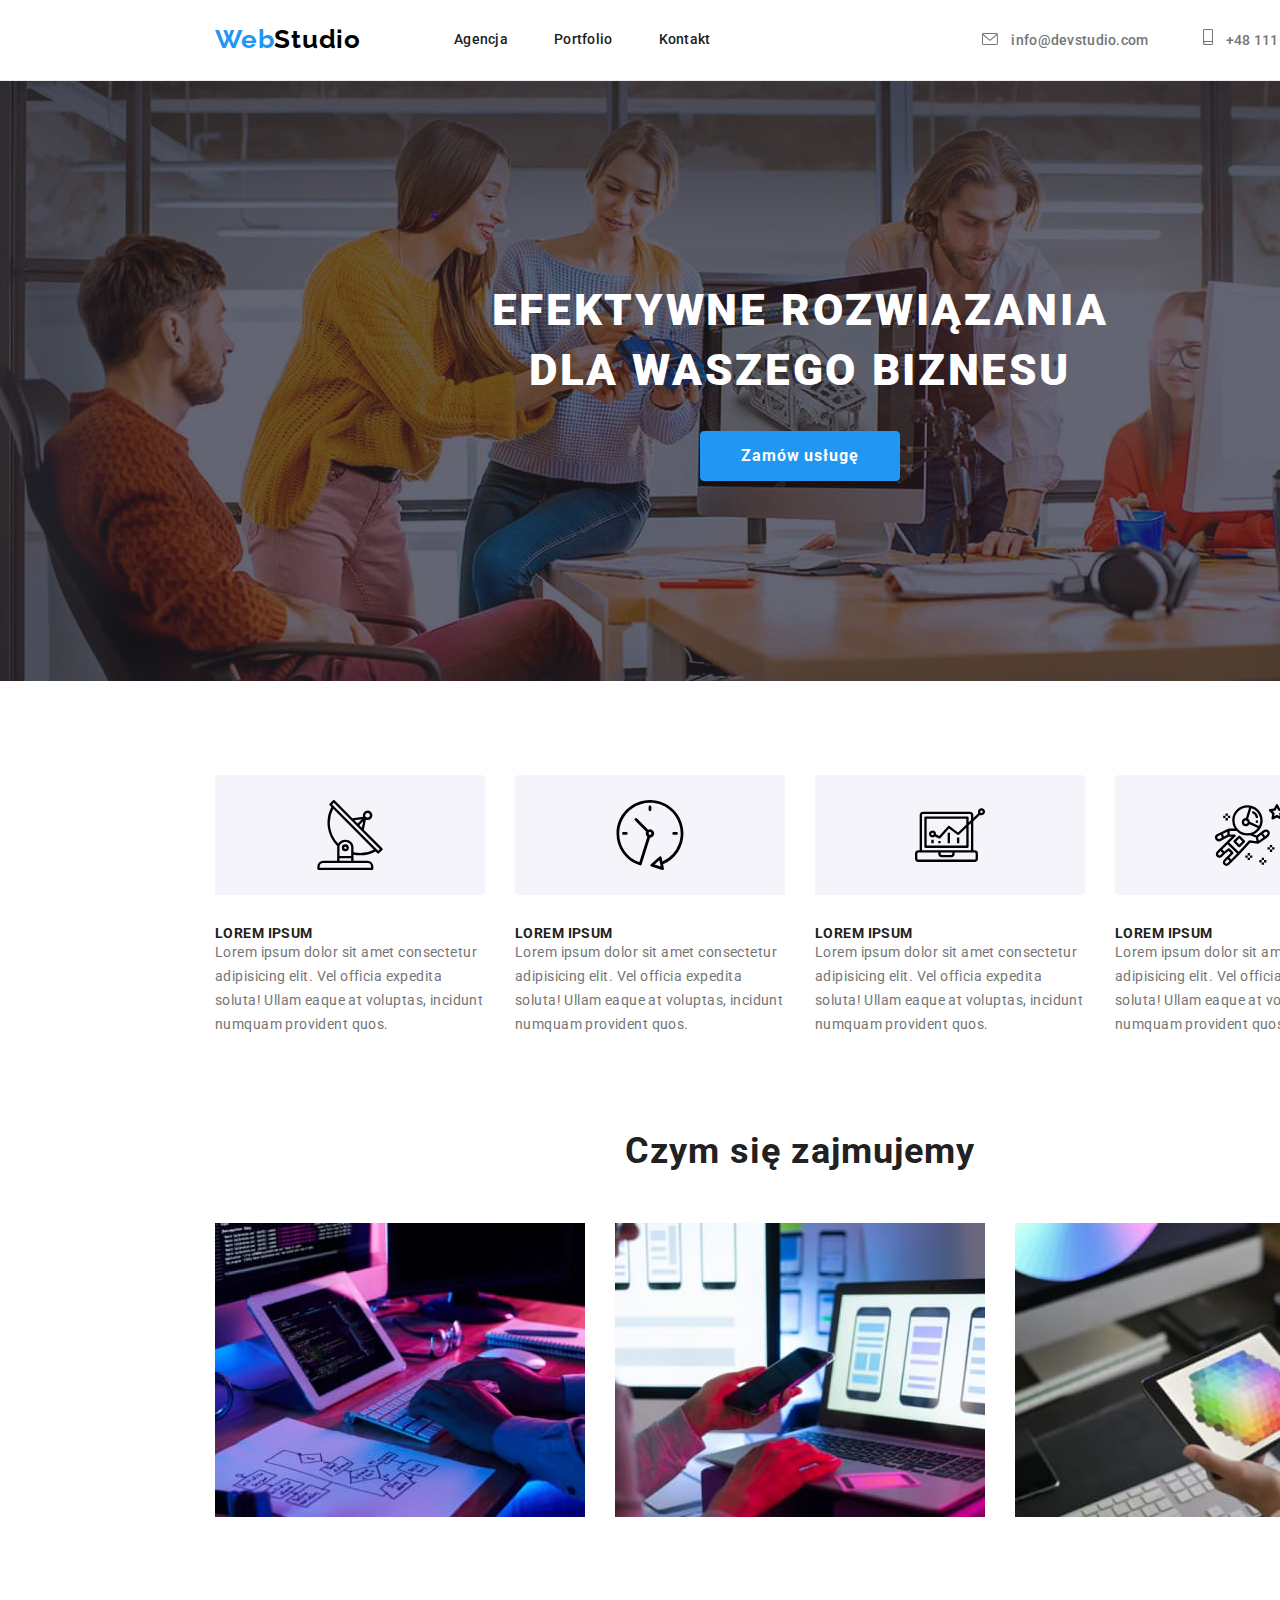
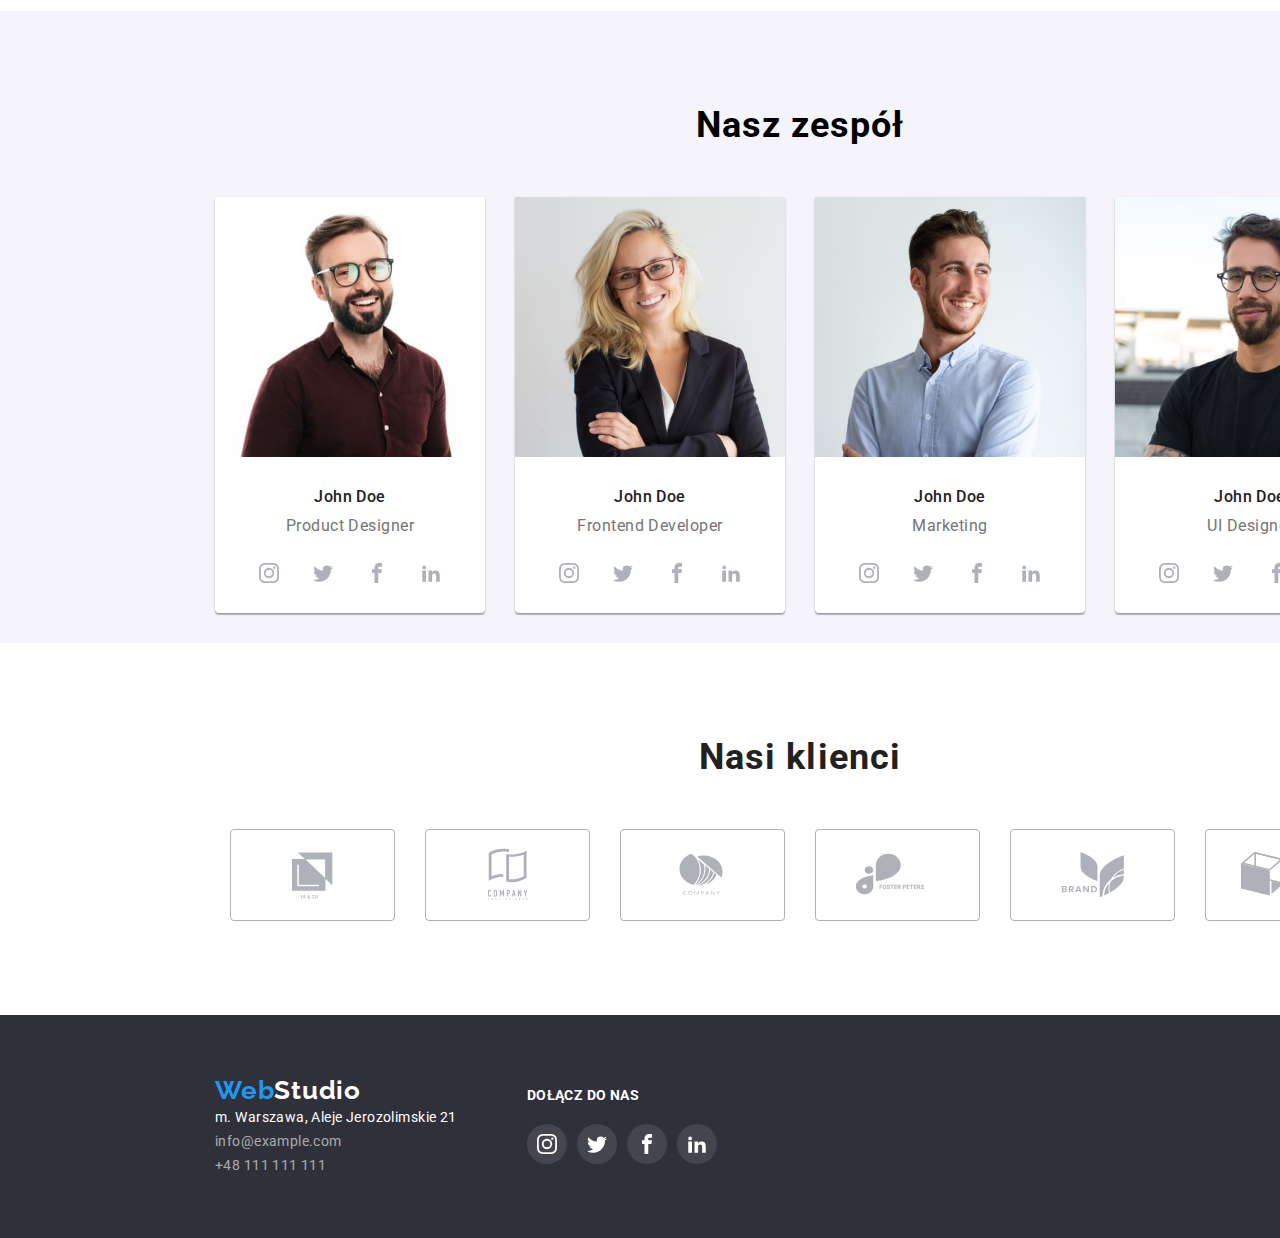
<file: index.html>
<!DOCTYPE html>
<html lang="pl">
    <head>
        <meta charset="UTF-8" />
        <meta http-equiv="X-UA-Compatible" content="IE=edge" />
        <meta name="viewport" content="width=device-width, initial-scale=1.0" />
        <title>WebStudio</title>
        <link
            rel="stylesheet"
            href="https://cdnjs.cloudflare.com/ajax/libs/modern-normalize/1.0.0/modern-normalize.min.css"
        />
        <link href="css/styles.css" rel="stylesheet" />
    </head>
    <body>
        <header class="header">
            <div class="container">
                <nav class="nav">
                    <h2 class="nav-logo">
                        <a
                            class="nav-logo-link link"
                            href="index.html"
                            alt="logo webstudio"
                            ><span>Web</span>Studio</a
                        >
                    </h2>
                    <ul class="nav-list list">
                        <li class="nav-list-item">
                            <a class="nav-list-link link" href="index.html"
                                >Agencja</a
                            >
                        </li>
                        <li class="nav-list-item">
                            <a class="nav-list-link link" href="portfolio.html"
                                >Portfolio</a
                            >
                        </li>
                        <li class="nav-list-item">
                            <a class="nav-list-link link" href="#">Kontakt</a>
                        </li>
                    </ul>
                </nav>
                <div class="contacts">
                    <a
                        class="contact-link link"
                        href="mailto:info@devstudio.com"
                        ><svg class="contact-link-icon" width="16" height="12">
                            <use href="./images/icons.svg#icon-envelope"></use>
                        </svg>
                        info@devstudio.com</a
                    >
                    <a class="contact-link link" href="tel:+48111111111"
                        ><svg class="contact-link-icon" width="10" height="16">
                            <use
                                href="./images/icons.svg#icon-smartphone"
                            ></use>
                        </svg>
                        +48 111 111 111</a
                    >
                </div>
            </div>
        </header>

        <main>
            <section class="index-section1">
                <div class="container">
                    <div class="head-box">
                        <h1 class="head-box-header">
                            Efektywne rozwiązania dla waszego biznesu
                        </h1>
                        <button class="head-box-button" type="button">
                            <span class="button-text">Zamów usługę</span>
                        </button>
                    </div>
                </div>
            </section>

            <section class="index-section2">
                <div class="container">
                    <div class="adv">
                        <ul class="adv-item-list list">
                            <li class="adv-item">
                                <div class="adv-icon">
                                    <svg width="70" height="70">
                                        <use
                                            href="images/icons.svg#icon-antenna"
                                        ></use>
                                    </svg>
                                </div>
                                <h3 class="adv-header">Lorem ipsum</h3>
                                <p class="adv-desc">
                                    Lorem ipsum dolor sit amet consectetur
                                    adipisicing elit. Vel officia expedita
                                    soluta! Ullam eaque at voluptas, incidunt
                                    numquam provident quos.
                                </p>
                            </li>
                            <li class="adv-item">
                                <div class="adv-icon">
                                    <svg width="70" height="70">
                                        <use
                                            href="images/icons.svg#icon-clock"
                                        ></use>
                                    </svg>
                                </div>
                                <h3 class="adv-header">Lorem ipsum</h3>
                                <p class="adv-desc">
                                    Lorem ipsum dolor sit amet consectetur
                                    adipisicing elit. Vel officia expedita
                                    soluta! Ullam eaque at voluptas, incidunt
                                    numquam provident quos.
                                </p>
                            </li>
                            <li class="adv-item">
                                <div class="adv-icon">
                                    <svg width="70" height="70">
                                        <use
                                            href="images/icons.svg#icon-diagram"
                                        ></use>
                                    </svg>
                                </div>
                                <h3 class="adv-header">Lorem ipsum</h3>
                                <p class="adv-desc">
                                    Lorem ipsum dolor sit amet consectetur
                                    adipisicing elit. Vel officia expedita
                                    soluta! Ullam eaque at voluptas, incidunt
                                    numquam provident quos.
                                </p>
                            </li>
                            <li class="adv-item">
                                <div class="adv-icon">
                                    <svg width="70" height="70">
                                        <use
                                            href="images/icons.svg#icon-astronaut"
                                        ></use>
                                    </svg>
                                </div>
                                <h3 class="adv-header">Lorem ipsum</h3>
                                <p class="adv-desc">
                                    Lorem ipsum dolor sit amet consectetur
                                    adipisicing elit. Vel officia expedita
                                    soluta! Ullam eaque at voluptas, incidunt
                                    numquam provident quos.
                                </p>
                            </li>
                        </ul>
                    </div>
                </div>
            </section>

            <section class="index-section3">
                <div class="container">
                    <div class="we-do">
                        <h2 class="we-do-header">Czym się zajmujemy</h2>
                        <ul class="we-do-list list">
                            <li class="we-do-list-item">
                                <img
                                    src="images/a1.jpg"
                                    width="370"
                                    height="294"
                                    alt="pisze kod na klawiaturze"
                                />
                            </li>
                            <li class="we-do-list-item">
                                <img
                                    src="images/a2.jpg"
                                    width="370"
                                    height="294"
                                    alt="ogląda projekt aplikacji na ekranie laptopa"
                                />
                            </li>
                            <li class="we-do-list-item">
                                <img
                                    src="images/a3.jpg"
                                    width="370"
                                    height="294"
                                    alt="wybiera kolor na tablecie"
                                />
                            </li>
                        </ul>
                    </div>
                </div>
            </section>

            <section class="index-section4">
                <div class="container">
                    <div class="team">
                        <h2 class="team-header">Nasz zespół</h2>
                        <ul class="team-list list">
                            <li class="team-list-item">
                                <figure class="team-card">
                                    <img
                                        src="images/b1.jpg"
                                        width="270"
                                        height="260"
                                        alt="John Doe"
                                    />

                                    <figcaption class="team-card-desc">
                                        <p class="team-name">John Doe</p>
                                        <p class="team-workplace">
                                            Product Designer
                                        </p>

                                        <ul class="social-network-list list">
                                            <span class="social-network">
                                                <li class="social-network-item">
                                                    <a
                                                        class="social-network-button"
                                                        href="#"
                                                    >
                                                        <svg
                                                            class="social-network-icon"
                                                            width="20"
                                                            height="20"
                                                        >
                                                            <use
                                                                href="images/icons.svg#icon-instagram"
                                                            ></use>
                                                        </svg>
                                                    </a>
                                                </li>
                                                <li class="social-network-item">
                                                    <a
                                                        class="social-network-button"
                                                        href="#"
                                                    >
                                                        <svg
                                                            class="social-network-icon"
                                                            width="20"
                                                            height="20"
                                                        >
                                                            <use
                                                                href="images/icons.svg#icon-twitter"
                                                            ></use>
                                                        </svg>
                                                    </a>
                                                </li>
                                                <li class="social-network-item">
                                                    <a
                                                        class="social-network-button"
                                                        href="#"
                                                    >
                                                        <svg
                                                            class="social-network-icon"
                                                            width="20"
                                                            height="20"
                                                        >
                                                            <use
                                                                href="images/icons.svg#icon-facebook"
                                                            ></use>
                                                        </svg>
                                                    </a>
                                                </li>
                                                <li class="social-network-item">
                                                    <a
                                                        class="social-network-button"
                                                        href="#"
                                                    >
                                                        <svg
                                                            class="social-network-icon"
                                                            width="20"
                                                            height="20"
                                                        >
                                                            <use
                                                                href="images/icons.svg#icon-linkedin2"
                                                            ></use>
                                                        </svg>
                                                    </a>
                                                </li>
                                            </span>
                                        </ul>
                                    </figcaption>
                                </figure>
                            </li>
                            <li class="team-list-item">
                                <figure class="team-card">
                                    <img
                                        src="images/b2.jpg"
                                        width="270"
                                        height="260"
                                        alt="John Doe"
                                    />

                                    <figcaption class="team-card-desc">
                                        <p class="team-name">John Doe</p>
                                        <p class="team-workplace">
                                            Frontend Developer
                                        </p>
                                        <ul class="social-network-list list">
                                            <span class="social-network">
                                                <li class="social-network-item">
                                                    <a
                                                        class="social-network-button"
                                                        href="#"
                                                    >
                                                        <svg
                                                            class="social-network-icon"
                                                            width="20"
                                                            height="20"
                                                        >
                                                            <use
                                                                href="images/icons.svg#icon-instagram"
                                                            ></use>
                                                        </svg>
                                                    </a>
                                                </li>
                                                <li class="social-network-item">
                                                    <a
                                                        class="social-network-button"
                                                        href="#"
                                                    >
                                                        <svg
                                                            class="social-network-icon"
                                                            width="20"
                                                            height="20"
                                                        >
                                                            <use
                                                                href="images/icons.svg#icon-twitter"
                                                            ></use>
                                                        </svg>
                                                    </a>
                                                </li>
                                                <li class="social-network-item">
                                                    <a
                                                        class="social-network-button"
                                                        href="#"
                                                    >
                                                        <svg
                                                            class="social-network-icon"
                                                            width="20"
                                                            height="20"
                                                        >
                                                            <use
                                                                href="images/icons.svg#icon-facebook"
                                                            ></use>
                                                        </svg>
                                                    </a>
                                                </li>
                                                <li class="social-network-item">
                                                    <a
                                                        class="social-network-button"
                                                        href="#"
                                                    >
                                                        <svg
                                                            class="social-network-icon"
                                                            width="20"
                                                            height="20"
                                                        >
                                                            <use
                                                                href="images/icons.svg#icon-linkedin2"
                                                            ></use>
                                                        </svg>
                                                    </a>
                                                </li>
                                            </span>
                                        </ul>
                                    </figcaption>
                                </figure>
                            </li>
                            <li class="team-list-item">
                                <figure class="team-card">
                                    <img
                                        src="images/b3.jpg"
                                        width="270"
                                        height="260"
                                        alt="John Doe"
                                    />

                                    <figcaption class="team-card-desc">
                                        <p class="team-name">John Doe</p>
                                        <p class="team-workplace">Marketing</p>
                                        <ul class="social-network-list list">
                                            <span class="social-network">
                                                <li class="social-network-item">
                                                    <a
                                                        class="social-network-button"
                                                        href="#"
                                                    >
                                                        <svg
                                                            class="social-network-icon"
                                                            width="20"
                                                            height="20"
                                                        >
                                                            <use
                                                                href="images/icons.svg#icon-instagram"
                                                            ></use>
                                                        </svg>
                                                    </a>
                                                </li>
                                                <li class="social-network-item">
                                                    <a
                                                        class="social-network-button"
                                                        href="#"
                                                    >
                                                        <svg
                                                            class="social-network-icon"
                                                            width="20"
                                                            height="20"
                                                        >
                                                            <use
                                                                href="images/icons.svg#icon-twitter"
                                                            ></use>
                                                        </svg>
                                                    </a>
                                                </li>
                                                <li class="social-network-item">
                                                    <a
                                                        class="social-network-button"
                                                        href="#"
                                                    >
                                                        <svg
                                                            class="social-network-icon"
                                                            width="20"
                                                            height="20"
                                                        >
                                                            <use
                                                                href="images/icons.svg#icon-facebook"
                                                            ></use>
                                                        </svg>
                                                    </a>
                                                </li>
                                                <li class="social-network-item">
                                                    <a
                                                        class="social-network-button"
                                                        href="#"
                                                    >
                                                        <svg
                                                            class="social-network-icon"
                                                            width="20"
                                                            height="20"
                                                        >
                                                            <use
                                                                href="images/icons.svg#icon-linkedin2"
                                                            ></use>
                                                        </svg>
                                                    </a>
                                                </li>
                                            </span>
                                        </ul>
                                    </figcaption>
                                </figure>
                            </li>
                            <li class="team-list-item">
                                <figure class="team-card">
                                    <img
                                        src="images/b4.jpg"
                                        width="270"
                                        height="260"
                                        alt="John Doe"
                                    />

                                    <figcaption class="team-card-desc">
                                        <p class="team-name">John Doe</p>
                                        <p class="team-workplace">
                                            UI Designer
                                        </p>
                                        <ul class="social-network-list list">
                                            <span class="social-network">
                                                <li class="social-network-item">
                                                    <a
                                                        class="social-network-button"
                                                        href="#"
                                                    >
                                                        <svg
                                                            class="social-network-icon"
                                                            width="20"
                                                            height="20"
                                                        >
                                                            <use
                                                                href="images/icons.svg#icon-instagram"
                                                            ></use>
                                                        </svg>
                                                    </a>
                                                </li>
                                                <li class="social-network-item">
                                                    <a
                                                        class="social-network-button"
                                                        href="#"
                                                    >
                                                        <svg
                                                            class="social-network-icon"
                                                            width="20"
                                                            height="20"
                                                        >
                                                            <use
                                                                href="images/icons.svg#icon-twitter"
                                                            ></use>
                                                        </svg>
                                                    </a>
                                                </li>
                                                <li class="social-network-item">
                                                    <a
                                                        class="social-network-button"
                                                        href="#"
                                                    >
                                                        <svg
                                                            class="social-network-icon"
                                                            width="20"
                                                            height="20"
                                                        >
                                                            <use
                                                                href="images/icons.svg#icon-facebook"
                                                            ></use>
                                                        </svg>
                                                    </a>
                                                </li>
                                                <li class="social-network-item">
                                                    <a
                                                        class="social-network-button"
                                                        href="#"
                                                    >
                                                        <svg
                                                            class="social-network-icon"
                                                            width="20"
                                                            height="20"
                                                        >
                                                            <use
                                                                href="images/icons.svg#icon-linkedin2"
                                                            ></use>
                                                        </svg>
                                                    </a>
                                                </li>
                                            </span>
                                        </ul>
                                    </figcaption>
                                </figure>
                            </li>
                        </ul>
                    </div>
                </div>
            </section>

            <section class="section5">
                <div class="container">
                    <h2 class="client-header">Nasi klienci</h2>
                    <ul class="client-list list">
                        <li class="client-list-item">
                            <svg width="106" height="60">
                                <use href="images/icons.svg#icon-Logo"></use>
                            </svg>
                        </li>
                        <li class="client-list-item">
                            <svg width="106" height="60">
                                <use href="images/icons.svg#icon-Logo2"></use>
                            </svg>
                        </li>
                        <li class="client-list-item">
                            <svg width="106" height="60">
                                <use href="images/icons.svg#icon-Logo3"></use>
                            </svg>
                        </li>
                        <li class="client-list-item">
                            <svg width="106" height="60">
                                <use href="images/icons.svg#icon-Logo4"></use>
                            </svg>
                        </li>
                        <li class="client-list-item">
                            <svg width="106" height="60">
                                <use href="images/icons.svg#icon-Logo5"></use>
                            </svg>
                        </li>
                        <li class="client-list-item">
                            <svg width="106" height="60">
                                <use href="images/icons.svg#icon-Logo6"></use>
                            </svg>
                        </li>
                    </ul>
                </div>
            </section>
        </main>
        <footer class="footer">
            <div class="container footercontent">
                <section>
                    <h2 class="footer-logo">
                        <a
                            class="footer-logo-link link"
                            href="index.html"
                            alt="logo webstudio"
                            ><span>Web</span>Studio</a
                        >
                    </h2>

                    <address class="footer-address-box">
                        m. Warszawa, Aleje Jerozolimskie 21
                    </address>
                    <ul class="footer-address-box-list list">
                        <li class="footer-address-box-list-item">
                            <a
                                class="footer-address-link link"
                                href="mailto:info@example.com"
                            >
                                info@example.com</a
                            >
                        </li>
                        <li class="footer-address-box-list-item">
                            <a
                                class="footer-address-link link"
                                href="tel:+48111111111"
                            >
                                +48 111 111 111</a
                            >
                        </li>
                    </ul>
                </section>
                <section class="footer-socialmedia">
                    <p class="footer-socialmedia-header">dołącz do nas</p>
                    <div>
                        <ul class="list footer-socialmedia-items">
                            <li class="footer-socialmedia-item">
                                <svg width="20" height="20">
                                    <use
                                        href="images/icons.svg#icon-instagram"
                                    ></use>
                                </svg>
                            </li>
                            <li class="footer-socialmedia-item">
                                <svg width="20" height="20">
                                    <use
                                        href="images/icons.svg#icon-twitter"
                                    ></use>
                                </svg>
                            </li>
                            <li class="footer-socialmedia-item">
                                <svg width="20" height="20">
                                    <use
                                        href="images/icons.svg#icon-facebook"
                                    ></use>
                                </svg>
                            </li>
                            <li class="footer-socialmedia-item">
                                <svg width="20" height="20">
                                    <use
                                        href="images/icons.svg#icon-linkedin2"
                                    ></use>
                                </svg>
                            </li>
                        </ul>
                    </div>
                </section>
            </div>
        </footer>
    </body>
</html>
</file>
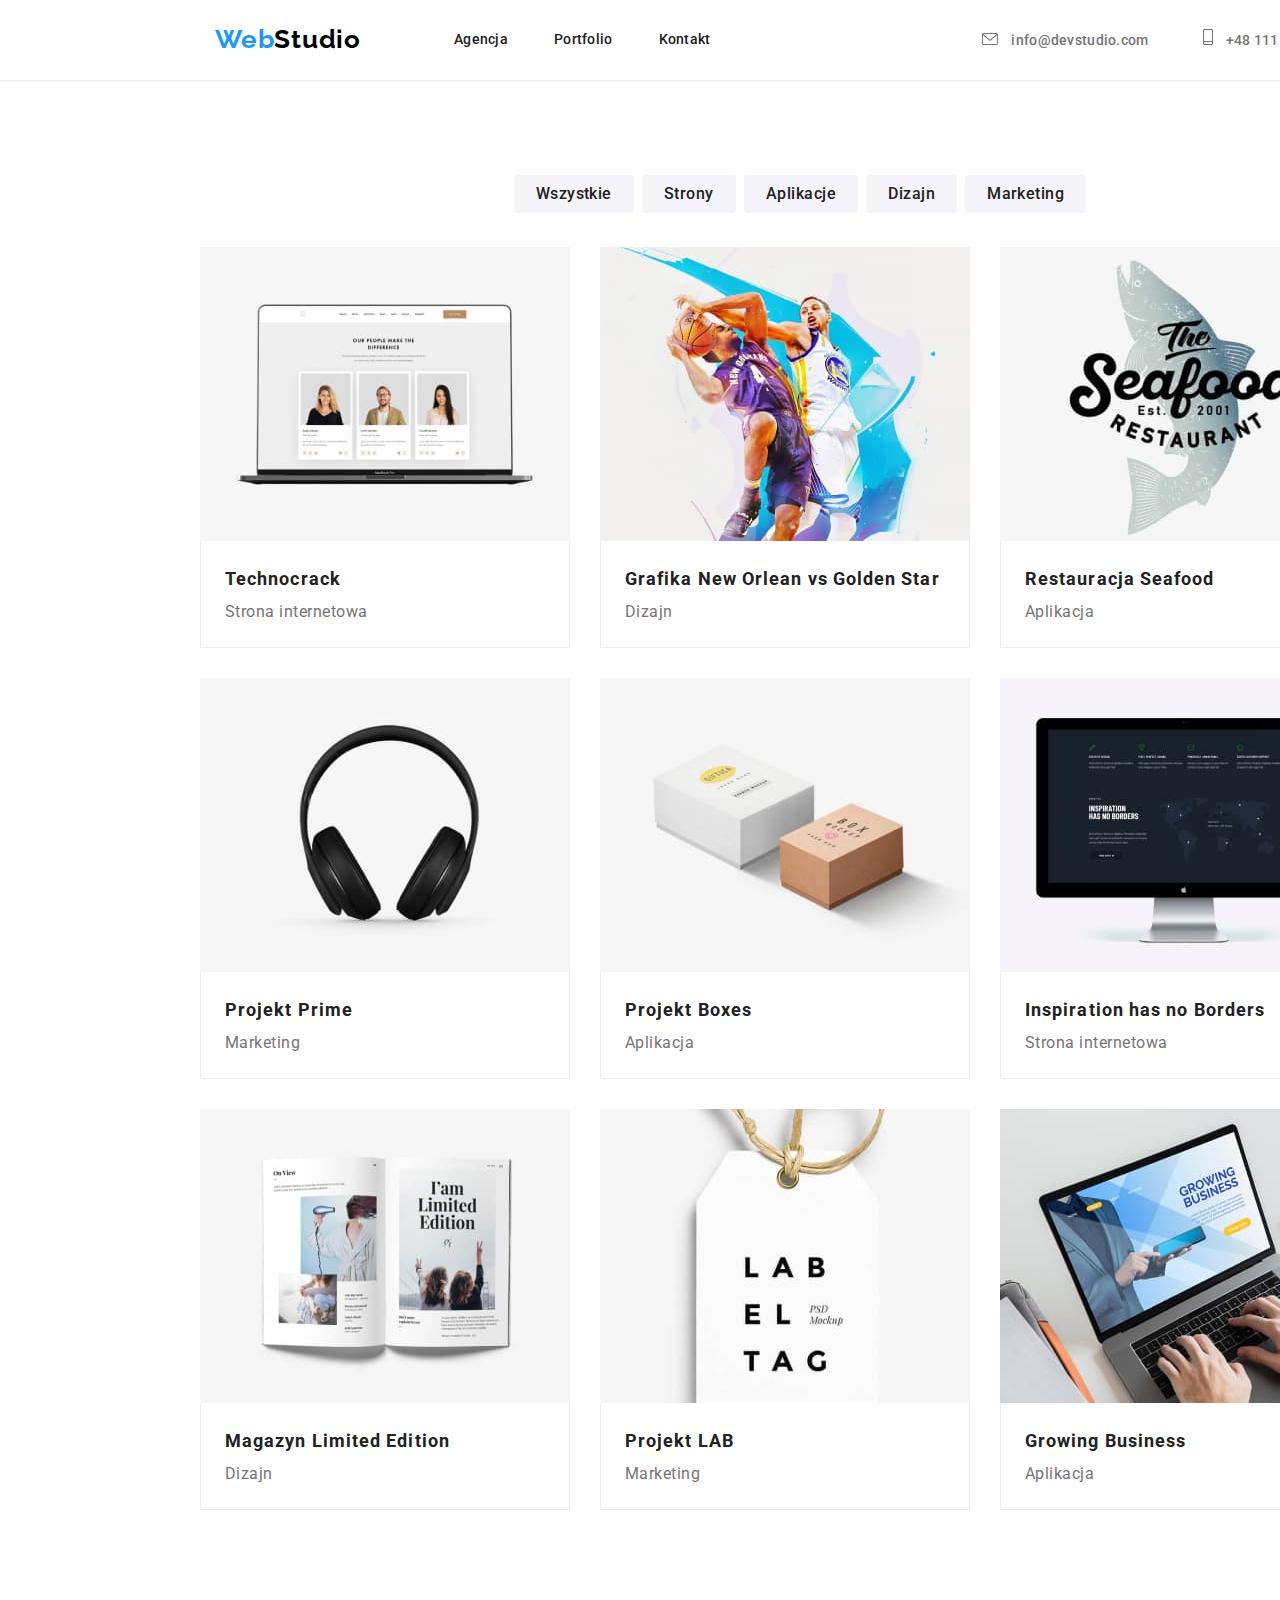
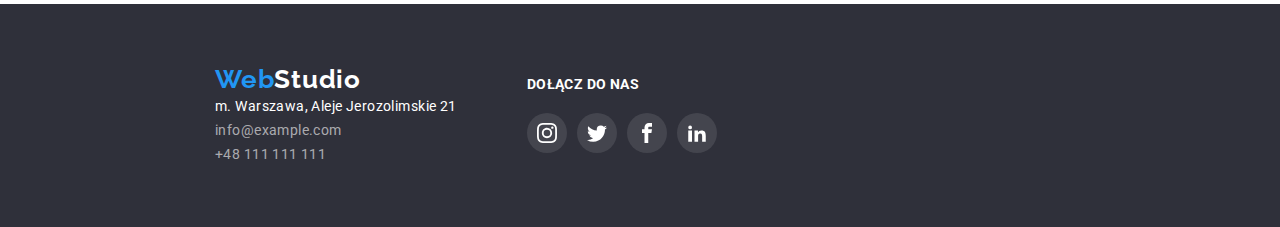
<file: portfolio.html>
<!DOCTYPE html>
<html lang="pl">
    <head>
        <meta charset="UTF-8" />
        <meta http-equiv="X-UA-Compatible" content="IE=edge" />
        <meta name="viewport" content="width=device-width, initial-scale=1.0" />
        <title>WebStudio</title>
        <link
            rel="stylesheet"
            href="https://cdnjs.cloudflare.com/ajax/libs/modern-normalize/1.0.0/modern-normalize.min.css"
        />
        <link href="css/styles.css" rel="stylesheet" />
    </head>
    <body>
        <header class="header">
            <div class="container">
                <nav class="nav">
                    <h2 class="nav-logo">
                        <a
                            class="nav-logo-link link"
                            href="index.html"
                            alt="logo webstudio"
                            ><span>Web</span>Studio</a
                        >
                    </h2>
                    <ul class="nav-list list">
                        <li class="nav-list-item">
                            <a class="nav-list-link link" href="index.html"
                                >Agencja</a
                            >
                        </li>
                        <li class="nav-list-item">
                            <a class="nav-list-link link" href="portfolio.html"
                                >Portfolio</a
                            >
                        </li>
                        <li class="nav-list-item">
                            <a class="nav-list-link link" href="#">Kontakt</a>
                        </li>
                    </ul>
                </nav>
                <div class="contacts">
                    <a
                        class="contact-link link"
                        href="mailto:info@devstudio.com"
                        ><svg class="contact-link-icon" width="16" height="12">
                            <use href="./images/icons.svg#icon-envelope"></use>
                        </svg>
                        info@devstudio.com</a
                    >
                    <a class="contact-link link" href="tel:+48111111111"
                        ><svg class="contact-link-icon" width="10" height="16">
                            <use
                                href="./images/icons.svg#icon-smartphone"
                            ></use>
                        </svg>
                        +48 111 111 111</a
                    >
                </div>
            </div>
        </header>
        <main>
            <section class="portfolio-section1">
                <div class="container">
                    <div class="buttons">
                        <ul class="buttons-items list">
                            <li class="buttons-item">
                                <button class="button" type="button">
                                    Wszystkie
                                </button>
                            </li>
                            <li class="buttons-item">
                                <button class="button" type="button">
                                    Strony
                                </button>
                            </li>
                            <li class="buttons-item">
                                <button class="button" type="button">
                                    Aplikacje
                                </button>
                            </li>
                            <li class="buttons-item">
                                <button class="button" type="button">
                                    Dizajn
                                </button>
                            </li>
                            <li class="buttons-item">
                                <button class="button" type="button">
                                    Marketing
                                </button>
                            </li>
                        </ul>
                    </div>
                </div>
            </section>
            <section class="portfolio-section2">
                <div class="container">
                    <div class="projects">
                        <ul class="project-list list">
                            <li class="project-item">
                                <figure>
                                    <img
                                        src="images/p1.jpg"
                                        width="370"
                                        height="294"
                                    />
                                    <figcaption class="card-desc">
                                        <h3 class="img-header">Technocrack</h3>
                                        <p class="img-desc">
                                            Strona internetowa
                                        </p>
                                    </figcaption>
                                </figure>
                            </li>
                            <li class="project-item">
                                <figure>
                                    <img
                                        src="images/p2.jpg"
                                        width="370"
                                        height="294"
                                    />
                                    <figcaption class="card-desc">
                                        <h3 class="img-header">
                                            Grafika New Orlean vs Golden Star
                                        </h3>
                                        <p class="img-desc">Dizajn</p>
                                    </figcaption>
                                </figure>
                            </li>
                            <li class="project-item">
                                <figure>
                                    <img
                                        src="images/p3.jpg"
                                        width="370"
                                        height="294"
                                    />
                                    <figcaption class="card-desc">
                                        <h3 class="img-header">
                                            Restauracja Seafood
                                        </h3>
                                        <p class="img-desc">Aplikacja</p>
                                    </figcaption>
                                </figure>
                            </li>
                            <li class="project-item">
                                <figure>
                                    <img
                                        src="images/p4.jpg"
                                        width="370"
                                        height="294"
                                    />
                                    <figcaption class="card-desc">
                                        <h3 class="img-header">
                                            Projekt Prime
                                        </h3>
                                        <p class="img-desc">Marketing</p>
                                    </figcaption>
                                </figure>
                            </li>
                            <li class="project-item">
                                <figure>
                                    <img
                                        src="images/p5.jpg"
                                        width="370"
                                        height="294"
                                    />
                                    <figcaption class="card-desc">
                                        <h3 class="img-header">
                                            Projekt Boxes
                                        </h3>
                                        <p class="img-desc">Aplikacja</p>
                                    </figcaption>
                                </figure>
                            </li>
                            <li class="project-item">
                                <figure>
                                    <img
                                        src="images/p6.jpg"
                                        width="370"
                                        height="294"
                                    />
                                    <figcaption class="card-desc">
                                        <h3 class="img-header">
                                            Inspiration has no Borders
                                        </h3>
                                        <p class="img-desc">
                                            Strona internetowa
                                        </p>
                                    </figcaption>
                                </figure>
                            </li>
                            <li class="project-item">
                                <figure>
                                    <img
                                        src="images/p7.jpg"
                                        width="370"
                                        height="294"
                                    />
                                    <figcaption class="card-desc">
                                        <h3 class="img-header">
                                            Magazyn Limited Edition
                                        </h3>
                                        <p class="img-desc">Dizajn</p>
                                    </figcaption>
                                </figure>
                            </li>
                            <li class="project-item">
                                <figure>
                                    <img
                                        src="images/p8.jpg"
                                        width="370"
                                        height="294"
                                    />
                                    <figcaption class="card-desc">
                                        <h3 class="img-header">Projekt LAB</h3>
                                        <p class="img-desc">Marketing</p>
                                    </figcaption>
                                </figure>
                            </li>
                            <li class="project-item">
                                <figure>
                                    <img
                                        src="images/p9.jpg"
                                        width="370"
                                        height="294"
                                    />
                                    <figcaption class="card-desc">
                                        <h3 class="img-header">
                                            Growing Business
                                        </h3>
                                        <p class="img-desc">Aplikacja</p>
                                    </figcaption>
                                </figure>
                            </li>
                        </ul>
                    </div>
                </div>
            </section>
        </main>
       <footer class="footer">
            <div class="container footercontent">
                <section>
                    <h2 class="footer-logo">
                        <a
                            class="footer-logo-link link"
                            href="index.html"
                            alt="logo webstudio"
                            ><span>Web</span>Studio</a
                        >
                    </h2>

                    <address class="footer-address-box">
                        m. Warszawa, Aleje Jerozolimskie 21
                    </address>
                    <ul class="footer-address-box-list list">
                        <li class="footer-address-box-list-item">
                            <a
                                class="footer-address-link link"
                                href="mailto:info@example.com"
                            >
                                info@example.com</a
                            >
                        </li>
                        <li class="footer-address-box-list-item">
                            <a
                                class="footer-address-link link"
                                href="tel:+48111111111"
                            >
                                +48 111 111 111</a
                            >
                        </li>
                    </ul>
                </section>
                <section class="footer-socialmedia">
                    <p class="footer-socialmedia-header">dołącz do nas</p>
                    <div>
                        <ul class="list footer-socialmedia-items">
                            <li class="footer-socialmedia-item">
                                <svg width="20" height="20">
                                    <use
                                        href="images/icons.svg#icon-instagram"
                                    ></use>
                                </svg>
                            </li>
                            <li class="footer-socialmedia-item">
                                <svg width="20" height="20">
                                    <use
                                        href="images/icons.svg#icon-twitter"
                                    ></use>
                                </svg>
                            </li>
                            <li class="footer-socialmedia-item">
                                <svg width="20" height="20">
                                    <use
                                        href="images/icons.svg#icon-facebook"
                                    ></use>
                                </svg>
                            </li>
                            <li class="footer-socialmedia-item">
                                <svg width="20" height="20">
                                    <use
                                        href="images/icons.svg#icon-linkedin2"
                                    ></use>
                                </svg>
                            </li>
                        </ul>
                    </div>
                </section>
            </div>
        </footer>
    </body>
</html>
</file>
<file: css/styles.css>
@import url("https://fonts.googleapis.com/css2?family=Raleway:wght@700&family=Roboto:wght@400;500;700;900&display=swap");
*,
*::after,
*::before {
    box-sizing: border-box;
    margin: 0;
    padding: 0;
}

h1,
h2,
h3,
h4,
h5,
h6 {
    margin: 0;
}
p {
    padding: 0;
}
ul {
    margin: 0;
    padding: 0;
}
.list {
    list-style: none;
}
.link {
    text-decoration: none;
}
img {
    display: block;
}
:root {
    --body-color: #000000;
    --link-color: #2196f3;
    --contact-color: #757575;
    --header-color: #212121;
    --header-box-bg: #2f303a;
    --header-text-color: #ffffff;
    --button-bg-hover: #2196f3;
    --button-bg: #f5f4fa;
    --line-color: #ececec;
    --team-bg: #f5f4fa;
    --icon-bg: #afb1b8;
    --svg-background: rgba(255, 255, 255, 0.1);
}
body {
    font-family: "Roboto", sans-serif, "Raleway", sans-serif;
    width: 1600px;
    color: var(--body-color);
    margin: 0;
    padding: 0;
}
.container {
    width: 1200px;
    padding: 0 15px;
    align-items: center;
    margin: 0 auto;
}

/* ===== Header styles =====*/

/* ===== Nav logo styles =====*/
.nav-logo {
    font-family: "Raleway";
    font-weight: 700;
    font-size: 26px;
    line-height: 1.192;
    letter-spacing: 0.03em;
    margin-right: 93px;
}
.nav-logo-link {
    color: var(--body-color);
}
.nav-logo-link span {
    color: var(--link-color);
}
/* ===== End Nav logo styles =====*/

.header {
    border-bottom: 1px solid var(--line-color);
}
.header .container {
    display: flex;
    align-items: center;
    margin-top: 24px;
    margin-bottom: 25px;
}
.nav {
    display: flex;
}

.nav-list {
    display: flex;
    align-items: center;
}
.nav-list-link {
    font-weight: 500;
    font-size: 14px;
    line-height: 1.142;
    letter-spacing: 0.02em;
    color: var(--header-color);
}
.nav-list-link:hover,
.nav-list-link:focus {
    color: var(--button-bg-hover);
}
.nav-list-item:not(:last-child) {
    margin-right: 46px;
}

header .contacts {
    margin-left: auto;
}
.contact-link {
    color: var(--body-color);
    font-weight: 500;
    font-size: 14px;
    line-height: 1.142;
    letter-spacing: 0.02em;
    color: var(--contact-color);
    margin-right: 50px;
}
.contact-link:hover,
.contact-link:focus {
    color: var(--button-bg-hover);
}
.contact-link-icon {
    margin-right: 10px;
    fill: var(--contact-color);
}
.contact-link-icon:hover,
.contact-link-icon:focus {
    fill: var(--link-color);
}
/* ===== End Header styles =====*/

/* ===== Portfolio Styles ===== */
/* ===== Button Styles ===== */
.portfolio-section1 {
    padding-top: 94px;
}
.buttons-items {
    display: flex;
    justify-content: center;
}

.buttons-item:not(:last-child) {
    margin-right: 8px;
}
.button {
    color: var(--header-color);
    font-family: "Roboto";
    font-weight: 500;
    font-size: 16px;
    line-height: 1.625;
    text-align: center;
    letter-spacing: 0.03em;
    border-radius: 4px;
    border: none;
    background: var(--button-bg);
    cursor: pointer;
    padding: 6px 22px;
}
.button:hover {
    color: var(--header-text-color);
    background: var(--button-bg-hover);
    box-shadow: 0px 3px 1px rgba(0, 0, 0, 0.1), 0px 1px 2px rgba(0, 0, 0, 0.08),
        0px 2px 2px rgba(0, 0, 0, 0.12);
}
/* ===== End button Styles ===== */
/* ===== Projects Styles ===== */
.portfolio-section2 {
    padding-top: 34px;
}
.portfolio-section2 .container {
    padding: 0;
}
.project-list {
    display: flex;
    flex-wrap: wrap;
    gap: 30px;
    max-width: 1250px;
    padding: 0;
    margin-bottom: 94px;
}
.project-item:hover {
    box-shadow: 0px 1px 1px rgba(0, 0, 0, 0.12), 0px 4px 4px rgba(0, 0, 0, 0.06),
        1px 4px 6px rgba(0, 0, 0, 0.16);
}
.img-header {
    font-weight: 700;
    font-size: 18px;
    line-height: 2;
    letter-spacing: 0.06em;
    color: var(--header-color);
}
.card-desc {
    padding: 20px 24px;
    border-left: 1px solid #eeeeee;
    border-right: 1px solid #eeeeee;
    border-bottom: 1px solid #eeeeee;
}
.img-desc {
    font-size: 16px;
    line-height: 1.875;
    letter-spacing: 0.03em;
    color: var(--contact-color);
}
/* ===== End projects Styles ===== */
/* ===== End portfolio styles ===== */

/* ===== Index styles =====*/
/* ===== Head box styles =====*/
.index-section1 {
    background: var(--header-box-bg);
    background-image: url("../images/headerbg.jpg");
    max-width: 1600px;
    box-shadow: inset 50px 50px 50px 50px rgba(47, 48, 58, 0.4),
        inset 1600px 600px 50px 50px rgba(47, 48, 58, 0.4);
}
.head-box {
    display: flex;
    flex-direction: column;
    align-items: center;
    height: 600px;
    justify-content: center;
}
.head-box-header {
    color: var(--header-text-color);
    font-weight: 900;
    font-size: 44px;
    line-height: 1.363;
    text-align: center;
    letter-spacing: 0.06em;
    text-transform: uppercase;
    width: 696px;
    margin-bottom: 30px;
}
.head-box-button {
    width: 200px;
    height: 50px;
    color: var(--header-text-color);
    background: var(--button-bg-hover);
    box-shadow: 0px 4px 4px rgba(0, 0, 0, 0.15);
    border: 1px solid var(--button-bg-hover);
    border-radius: 4px;
    cursor: pointer;
}
.button-text {
    font-weight: 700;
    font-size: 16px;
    line-height: 30px;
    letter-spacing: 0.06em;
}
/* ===== End head box styles =====*/
/* ===== Adv styles ===== */
.index-section2 {
    padding-top: 94px;
}
.adv-item-list {
    display: flex;
    align-items: center;
}
.adv-item:not(:last-child) {
    margin-right: 30px;
}
.adv-header {
    font-weight: 700;
    font-size: 14px;
    line-height: 1.142;
    letter-spacing: 0.03em;
    text-transform: uppercase;
    color: var(--header-color);
}
.adv-desc {
    font-weight: 400;
    font-size: 14px;
    line-height: 1.714;
    letter-spacing: 0.03em;
    color: var(--contact-color);
}
.adv-icon {
    display: flex;
    width: 270px;
    height: 120px;
    background: var(--team-bg);
    justify-content: center;
    align-items: center;
    border-radius: 4px;
    margin-bottom: 30px;
}
/* ===== End Adv styles ===== */
/* ===== We do styles ===== */
.index-section3 {
    padding-top: 94px;
    padding-bottom: 94px;
}
.we-do-header {
    font-weight: 700;
    font-size: 36px;
    line-height: 1.166;
    text-align: center;
    letter-spacing: 0.03em;
    color: var(--header-color);
    margin-bottom: 50px;
}
.we-do-list {
    display: flex;
}
.we-do-list-item:not(:last-child) {
    margin-right: 30px;
}
/* ===== End we do styles ===== */
/* ===== Team styles ===== */
.index-section4 {
    background-color: var(--team-bg);
}
.team-header {
    padding-top: 94px;
    padding-bottom: 50px;
    font-weight: 700;
    font-size: 36px;
    line-height: 1.166;
    text-align: center;
    letter-spacing: 0.03em;
}
.team-list {
    display: flex;
    gap: 30px;
    justify-content: center;
}
.team-card {
    margin: 0;
    max-width: 270px;
    max-height: 428px;
    background: #ffffff;
    box-shadow: 0px 1px 3px rgb(0 0 0 / 12%), 0px 1px 1px rgb(0 0 0 / 14%),
        0px 2px 1px rgb(0 0 0 / 20%);
    border-radius: 0px 0px 4px 4px;
}
.team-card-desc {
    padding-top: 30px;
}

.team-name {
    font-weight: 500;
    font-size: 16px;
    line-height: 1.188;
    text-align: center;
    letter-spacing: 0.03em;
    color: var(--header-color);
}
.team-workplace {
    font-weight: 400;
    font-size: 16px;
    line-height: 1.188;
    text-align: center;
    letter-spacing: 0.03em;
    color: var(--contact-color);
    margin-top: 10px;
}
/* .social-network-list{
    margin-left: 32px;
    margin-top: 16px;
} */
.social-network {
    margin-bottom: 30px;
    margin-left: auto;
    margin-right: auto;
    display: flex;
    align-items: center;
    justify-content: center;
    gap: 10px;
    width: 206px;
    padding-top: 16px;
    padding-bottom: 18px;
}
.social-network-button {
    display: inline-flex;
    padding: 12px;
    width: 44px;
    height: 44px;
    border-radius: 50%;
    fill: var(--icon-bg);
}
.social-network-button:not(:last-child) {
    margin-right: 10px;
}

.social-network-button:hover,
.social-network-button:focus,
.social-network-button:active {
    background-color: var(--link-color);
    fill: var(--header-text-color);
}
/* ===== End team styles ===== */
/* ===== Clients styles ===== */
.section5 {
    padding-top: 94px;
}

.client-header {
    font-weight: 700;
    font-size: 36px;
    line-height: 1.16;
    text-align: center;
    letter-spacing: 0.03em;
    padding-bottom: 50px;
    margin: 0;
    color: var(--header-color);
}

.client-list {
    display: flex;
    margin-bottom: 94px;
}

.client-list-item {
    border: 1px solid #afb1b8;
    border-radius: 4px;
    display: flex;
    width: 170px;
    height: 92px;
    margin: 0 15px;
    justify-content: center;
    align-items: center;
    fill: var(--icon-bg);
}

.client-list-item:hover,
.client-list-item:focus {
    fill: var(--link-color);
    border-color: var(--link-color);
    cursor: pointer;
}
/* ===== End clients styles ===== */
/* ===== Footer styles ===== */
.footercontent {
    display: flex;
}
.footer {
    background-color: var(--header-box-bg);
    padding: 60px 0;
}
.footer-logo {
    font-family: "Raleway";
    font-weight: 700;
    font-size: 26px;
    line-height: 1.192;
    letter-spacing: 0.03em;
}
.footer-logo-link {
    color: var(--header-text-color);
}
.footer-logo-link span {
    color: var(--link-color);
}
.footer-address-box {
    font-style: normal;
    font-weight: 400;
    font-size: 14px;
    line-height: 1.714;
    letter-spacing: 0.03em;
    color: var(--header-text-color);
}
.footer-address-link {
    font-weight: 400;
    font-size: 14px;
    line-height: 1.714;
    letter-spacing: 0.03em;
    color: rgba(255, 255, 255, 0.6);
}
.footer-address-link:hover,
.footer-address-link:focus {
    color: var(--button-bg-hover);
}
/*-----------------------------*/
.footer-socialmedia {
    padding-left: 70px;
}

.footer-socialmedia-header {
    font-weight: 700;
    font-size: 14px;
    line-height: 1.14;
    letter-spacing: 0.03em;
    text-transform: uppercase;
    color: var(--header-text-color);
    margin: 0;
}

.footer-socialmedia-items {
    display: flex;
    padding-top: 20px;
    gap: 10px;
}

.footer-socialmedia-item {
    width: 40px;
    height: 40px;
    display: inline-flex;
    justify-content: center;
    align-items: center;
    border-radius: 50%;
    fill: var(--header-text-color);
    background: var(--svg-background);
}

.footer-socialmedia-item:hover,
.footer-socialmedia-item:focus {
    background: var(--link-color);
    cursor: pointer;
}
/* ===== End Footer styles ===== */
</file>
